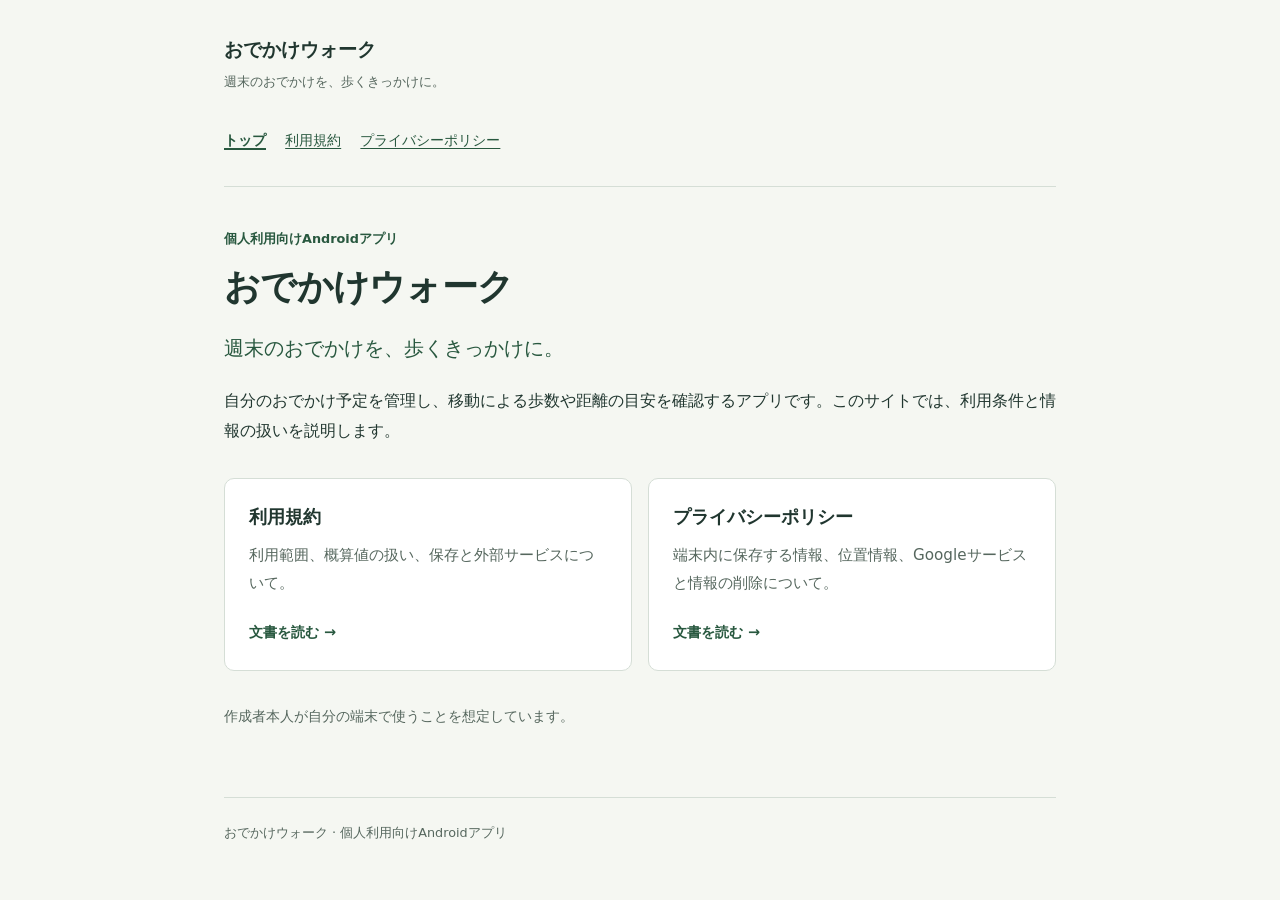
<file: index.html>
<!doctype html>
<html lang="ja">
<head>
  <meta charset="utf-8">
  <meta name="viewport" content="width=device-width, initial-scale=1">
  <meta name="description" content="個人利用向けAndroidアプリ、おでかけウォークの利用規約とプライバシーポリシー。">
  <title>公開文書 | おでかけウォーク</title>
  <link rel="stylesheet" href="style.css">
</head>
<body>
  <a class="skip-link" href="#main">本文へ移動</a>
  <header class="site-header">
    <a class="brand" href="index.html">おでかけウォーク<span>週末のおでかけを、歩くきっかけに。</span></a>
    <nav aria-label="文書メニュー"><a href="index.html" aria-current="page">トップ</a> <a href="terms.html">利用規約</a> <a href="privacy.html">プライバシーポリシー</a></nav>
  </header>
  <main id="main" tabindex="-1">
    <section class="intro">
      <p class="eyebrow">個人利用向けAndroidアプリ</p>
      <h1>おでかけウォーク</h1>
      <p class="lead">週末のおでかけを、歩くきっかけに。</p>
      <p>自分のおでかけ予定を管理し、移動による歩数や距離の目安を確認するアプリです。このサイトでは、利用条件と情報の扱いを説明します。</p>
    </section>
    <section class="document-links" aria-label="公開文書">
      <a class="document-card" href="terms.html"><h2>利用規約</h2><p>利用範囲、概算値の扱い、保存と外部サービスについて。</p><span>文書を読む →</span></a>
      <a class="document-card" href="privacy.html"><h2>プライバシーポリシー</h2><p>端末内に保存する情報、位置情報、Googleサービスと情報の削除について。</p><span>文書を読む →</span></a>
    </section>
    <p class="personal-note">作成者本人が自分の端末で使うことを想定しています。</p>
  </main>
  <footer class="site-footer"><p>おでかけウォーク · 個人利用向けAndroidアプリ</p></footer>
</body>
</html>
</file>
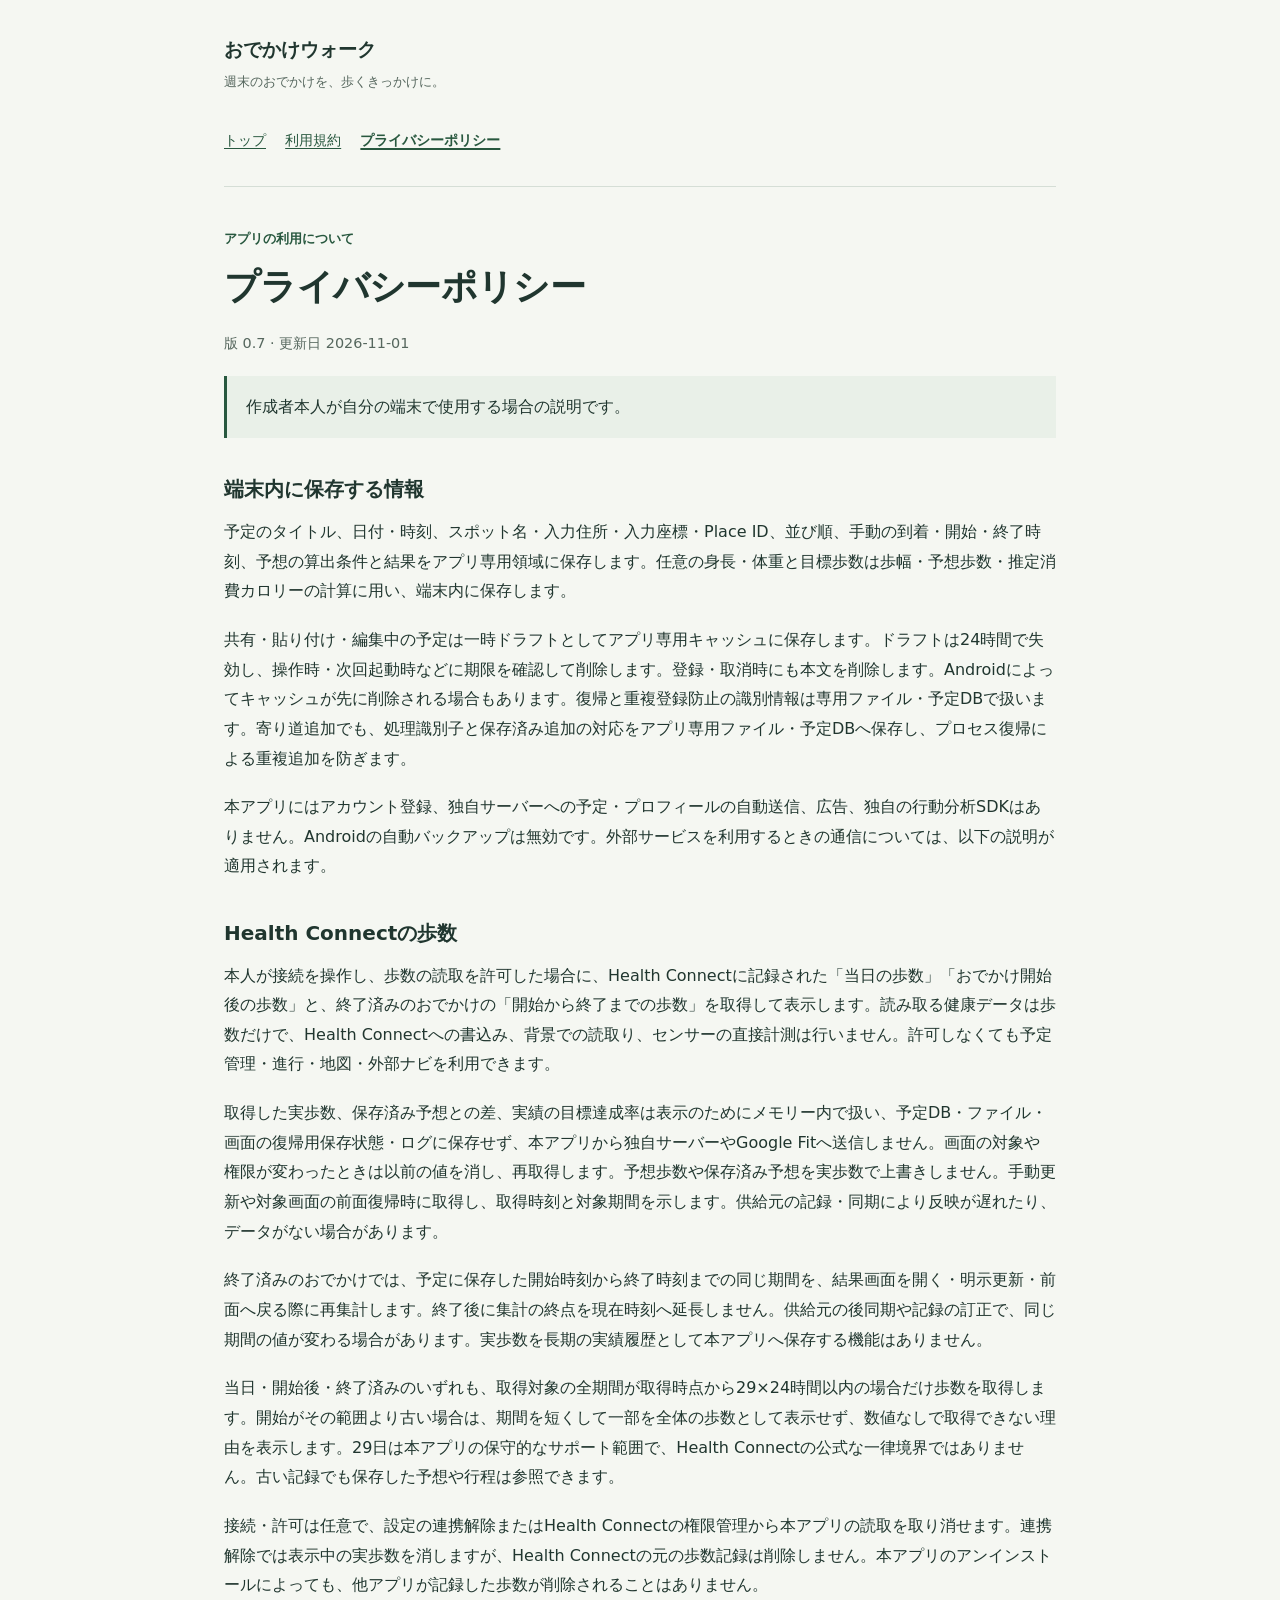
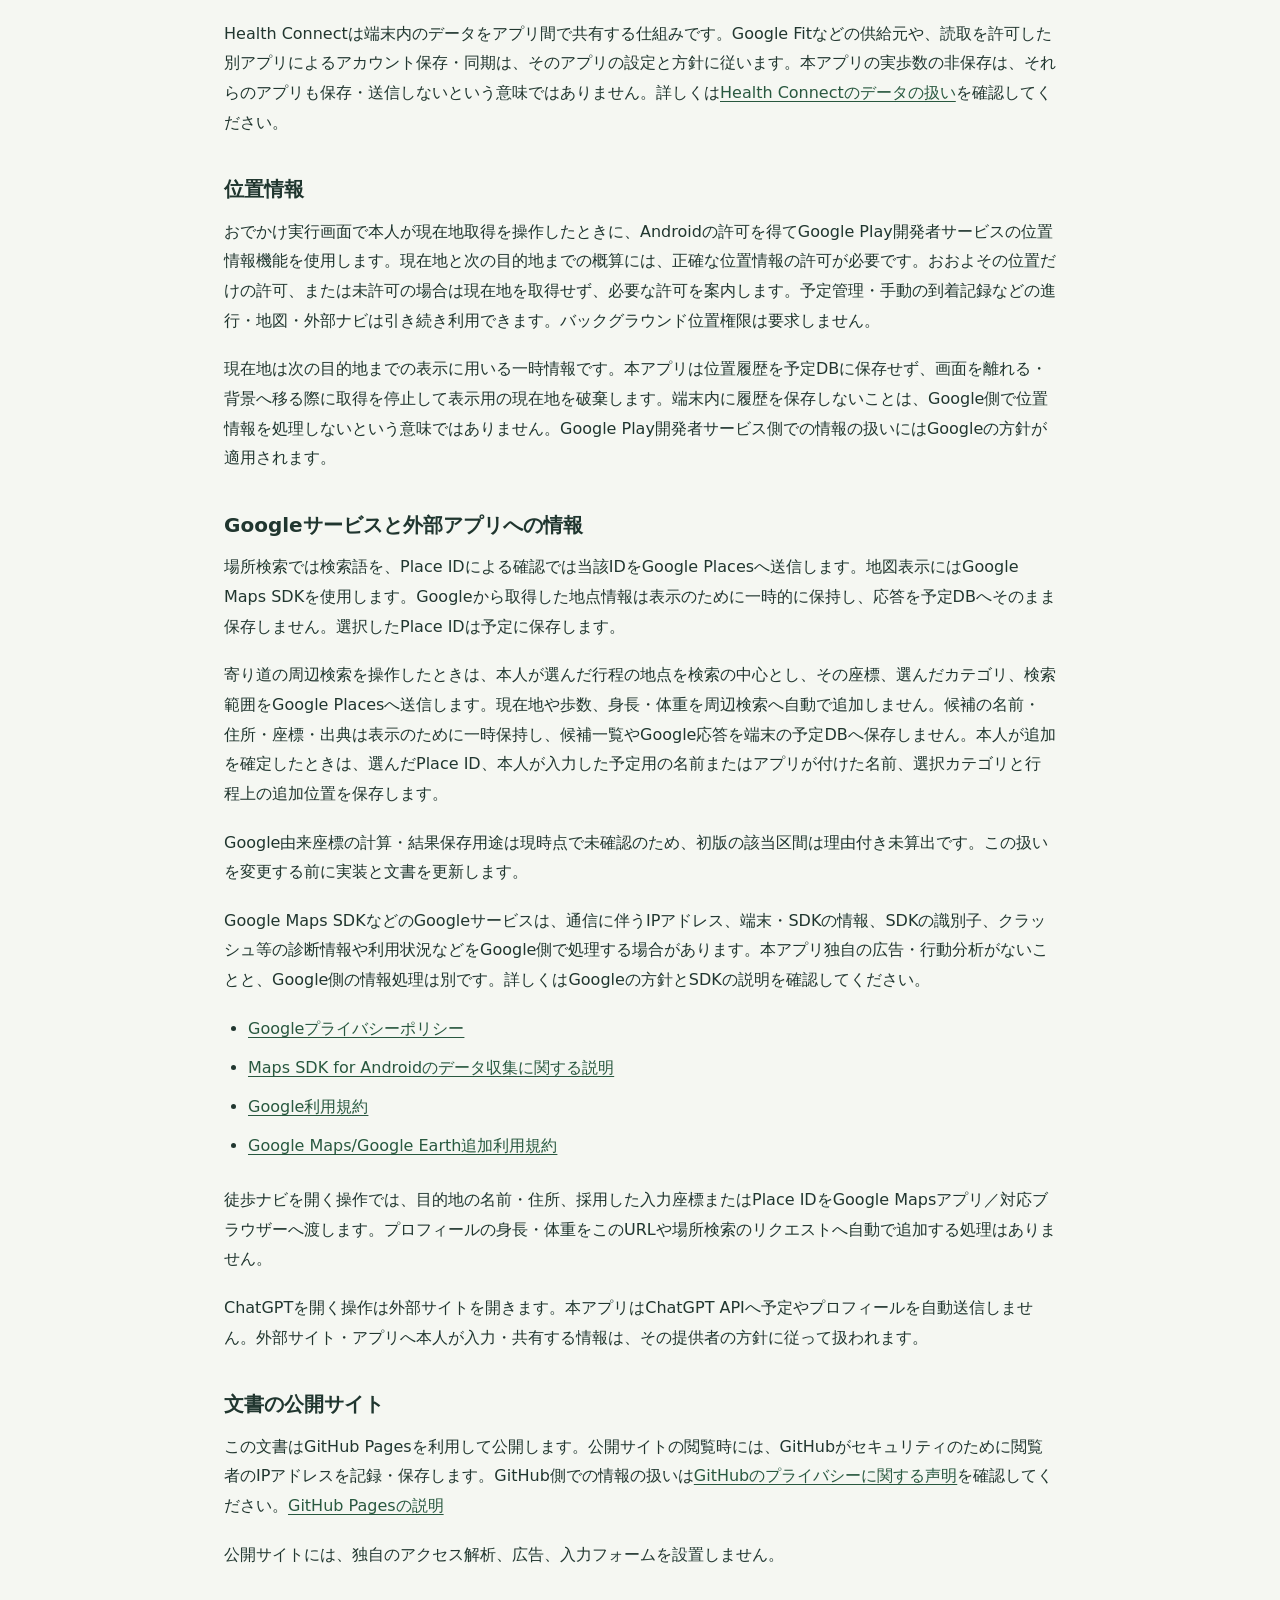
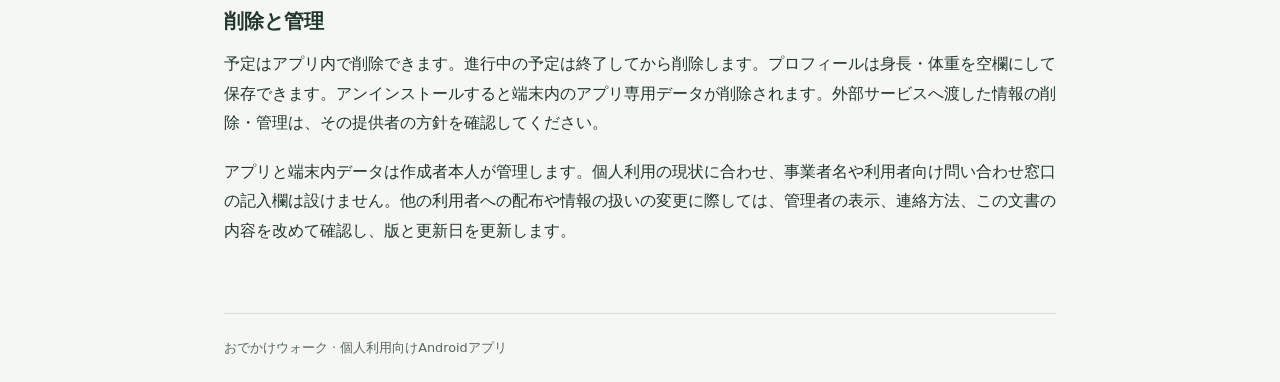
<file: privacy.html>
<!doctype html>
<html lang="ja">
<head>
  <meta charset="utf-8">
  <meta name="viewport" content="width=device-width, initial-scale=1">
  <meta name="description" content="おでかけウォークのプライバシーポリシー。本人の個人利用に関する説明。">
  <title>プライバシーポリシー | おでかけウォーク</title>
  <link rel="stylesheet" href="style.css">
</head>
<body>
  <a class="skip-link" href="#main">本文へ移動</a>
  <header class="site-header">
    <a class="brand" href="index.html">おでかけウォーク<span>週末のおでかけを、歩くきっかけに。</span></a>
    <nav aria-label="文書メニュー"><a href="index.html">トップ</a> <a href="terms.html">利用規約</a> <a href="privacy.html" aria-current="page">プライバシーポリシー</a></nav>
  </header>
  <main id="main" tabindex="-1">
    <article class="document">
      <p class="eyebrow">アプリの利用について</p>
      <h1>プライバシーポリシー</h1>
      <p class="document-meta">版 0.7 · 更新日 <time datetime="2026-11-01">2026-11-01</time></p>
      <p class="scope">作成者本人が自分の端末で使用する場合の説明です。</p>
<h2>端末内に保存する情報</h2>
<p>予定のタイトル、日付・時刻、スポット名・入力住所・入力座標・Place ID、並び順、手動の到着・開始・終了時刻、予想の算出条件と結果をアプリ専用領域に保存します。任意の身長・体重と目標歩数は歩幅・予想歩数・推定消費カロリーの計算に用い、端末内に保存します。</p>
<p>共有・貼り付け・編集中の予定は一時ドラフトとしてアプリ専用キャッシュに保存します。ドラフトは24時間で失効し、操作時・次回起動時などに期限を確認して削除します。登録・取消時にも本文を削除します。Androidによってキャッシュが先に削除される場合もあります。復帰と重複登録防止の識別情報は専用ファイル・予定DBで扱います。寄り道追加でも、処理識別子と保存済み追加の対応をアプリ専用ファイル・予定DBへ保存し、プロセス復帰による重複追加を防ぎます。</p>
<p>本アプリにはアカウント登録、独自サーバーへの予定・プロフィールの自動送信、広告、独自の行動分析SDKはありません。Androidの自動バックアップは無効です。外部サービスを利用するときの通信については、以下の説明が適用されます。</p>
<h2>Health Connectの歩数</h2>
<p>本人が接続を操作し、歩数の読取を許可した場合に、Health Connectに記録された「当日の歩数」「おでかけ開始後の歩数」と、終了済みのおでかけの「開始から終了までの歩数」を取得して表示します。読み取る健康データは歩数だけで、Health Connectへの書込み、背景での読取り、センサーの直接計測は行いません。許可しなくても予定管理・進行・地図・外部ナビを利用できます。</p>
<p>取得した実歩数、保存済み予想との差、実績の目標達成率は表示のためにメモリー内で扱い、予定DB・ファイル・画面の復帰用保存状態・ログに保存せず、本アプリから独自サーバーやGoogle Fitへ送信しません。画面の対象や権限が変わったときは以前の値を消し、再取得します。予想歩数や保存済み予想を実歩数で上書きしません。手動更新や対象画面の前面復帰時に取得し、取得時刻と対象期間を示します。供給元の記録・同期により反映が遅れたり、データがない場合があります。</p>
<p>終了済みのおでかけでは、予定に保存した開始時刻から終了時刻までの同じ期間を、結果画面を開く・明示更新・前面へ戻る際に再集計します。終了後に集計の終点を現在時刻へ延長しません。供給元の後同期や記録の訂正で、同じ期間の値が変わる場合があります。実歩数を長期の実績履歴として本アプリへ保存する機能はありません。</p>
<p>当日・開始後・終了済みのいずれも、取得対象の全期間が取得時点から29×24時間以内の場合だけ歩数を取得します。開始がその範囲より古い場合は、期間を短くして一部を全体の歩数として表示せず、数値なしで取得できない理由を表示します。29日は本アプリの保守的なサポート範囲で、Health Connectの公式な一律境界ではありません。古い記録でも保存した予想や行程は参照できます。</p>
<p>接続・許可は任意で、設定の連携解除またはHealth Connectの権限管理から本アプリの読取を取り消せます。連携解除では表示中の実歩数を消しますが、Health Connectの元の歩数記録は削除しません。本アプリのアンインストールによっても、他アプリが記録した歩数が削除されることはありません。</p>
<p>Health Connectは端末内のデータをアプリ間で共有する仕組みです。Google Fitなどの供給元や、読取を許可した別アプリによるアカウント保存・同期は、そのアプリの設定と方針に従います。本アプリの実歩数の非保存は、それらのアプリも保存・送信しないという意味ではありません。詳しくは<a href="https://support.google.com/android/answer/13770320?hl=ja">Health Connectのデータの扱い</a>を確認してください。</p>
<h2>位置情報</h2>
<p>おでかけ実行画面で本人が現在地取得を操作したときに、Androidの許可を得てGoogle Play開発者サービスの位置情報機能を使用します。現在地と次の目的地までの概算には、正確な位置情報の許可が必要です。おおよその位置だけの許可、または未許可の場合は現在地を取得せず、必要な許可を案内します。予定管理・手動の到着記録などの進行・地図・外部ナビは引き続き利用できます。バックグラウンド位置権限は要求しません。</p>
<p>現在地は次の目的地までの表示に用いる一時情報です。本アプリは位置履歴を予定DBに保存せず、画面を離れる・背景へ移る際に取得を停止して表示用の現在地を破棄します。端末内に履歴を保存しないことは、Google側で位置情報を処理しないという意味ではありません。Google Play開発者サービス側での情報の扱いにはGoogleの方針が適用されます。</p>
<h2>Googleサービスと外部アプリへの情報</h2>
<p>場所検索では検索語を、Place IDによる確認では当該IDをGoogle Placesへ送信します。地図表示にはGoogle Maps SDKを使用します。Googleから取得した地点情報は表示のために一時的に保持し、応答を予定DBへそのまま保存しません。選択したPlace IDは予定に保存します。</p>
<p>寄り道の周辺検索を操作したときは、本人が選んだ行程の地点を検索の中心とし、その座標、選んだカテゴリ、検索範囲をGoogle Placesへ送信します。現在地や歩数、身長・体重を周辺検索へ自動で追加しません。候補の名前・住所・座標・出典は表示のために一時保持し、候補一覧やGoogle応答を端末の予定DBへ保存しません。本人が追加を確定したときは、選んだPlace ID、本人が入力した予定用の名前またはアプリが付けた名前、選択カテゴリと行程上の追加位置を保存します。</p>
<p>Google由来座標の計算・結果保存用途は現時点で未確認のため、初版の該当区間は理由付き未算出です。この扱いを変更する前に実装と文書を更新します。</p>
<p>Google Maps SDKなどのGoogleサービスは、通信に伴うIPアドレス、端末・SDKの情報、SDKの識別子、クラッシュ等の診断情報や利用状況などをGoogle側で処理する場合があります。本アプリ独自の広告・行動分析がないことと、Google側の情報処理は別です。詳しくはGoogleの方針とSDKの説明を確認してください。</p>
<ul>
<li><a href="https://policies.google.com/privacy">Googleプライバシーポリシー</a></li>
<li><a href="https://developers.google.com/maps/documentation/android-sdk/play-data-disclosure">Maps SDK for Androidのデータ収集に関する説明</a></li>
<li><a href="https://policies.google.com/terms">Google利用規約</a></li>
<li><a href="https://www.google.com/help/terms_maps/">Google Maps/Google Earth追加利用規約</a></li>
</ul>
<p>徒歩ナビを開く操作では、目的地の名前・住所、採用した入力座標またはPlace IDをGoogle Mapsアプリ／対応ブラウザーへ渡します。プロフィールの身長・体重をこのURLや場所検索のリクエストへ自動で追加する処理はありません。</p>
<p>ChatGPTを開く操作は外部サイトを開きます。本アプリはChatGPT APIへ予定やプロフィールを自動送信しません。外部サイト・アプリへ本人が入力・共有する情報は、その提供者の方針に従って扱われます。</p>
<h2>文書の公開サイト</h2>
<p>この文書はGitHub Pagesを利用して公開します。公開サイトの閲覧時には、GitHubがセキュリティのために閲覧者のIPアドレスを記録・保存します。GitHub側での情報の扱いは<a href="https://docs.github.com/en/site-policy/privacy-policies/github-general-privacy-statement">GitHubのプライバシーに関する声明</a>を確認してください。<a href="https://docs.github.com/en/pages/getting-started-with-github-pages/what-is-github-pages">GitHub Pagesの説明</a></p>
<p>公開サイトには、独自のアクセス解析、広告、入力フォームを設置しません。</p>
<h2>削除と管理</h2>
<p>予定はアプリ内で削除できます。進行中の予定は終了してから削除します。プロフィールは身長・体重を空欄にして保存できます。アンインストールすると端末内のアプリ専用データが削除されます。外部サービスへ渡した情報の削除・管理は、その提供者の方針を確認してください。</p>
<p>アプリと端末内データは作成者本人が管理します。個人利用の現状に合わせ、事業者名や利用者向け問い合わせ窓口の記入欄は設けません。他の利用者への配布や情報の扱いの変更に際しては、管理者の表示、連絡方法、この文書の内容を改めて確認し、版と更新日を更新します。</p>
    </article>
  </main>
  <footer class="site-footer"><p>おでかけウォーク · 個人利用向けAndroidアプリ</p></footer>
</body>
</html>
</file>
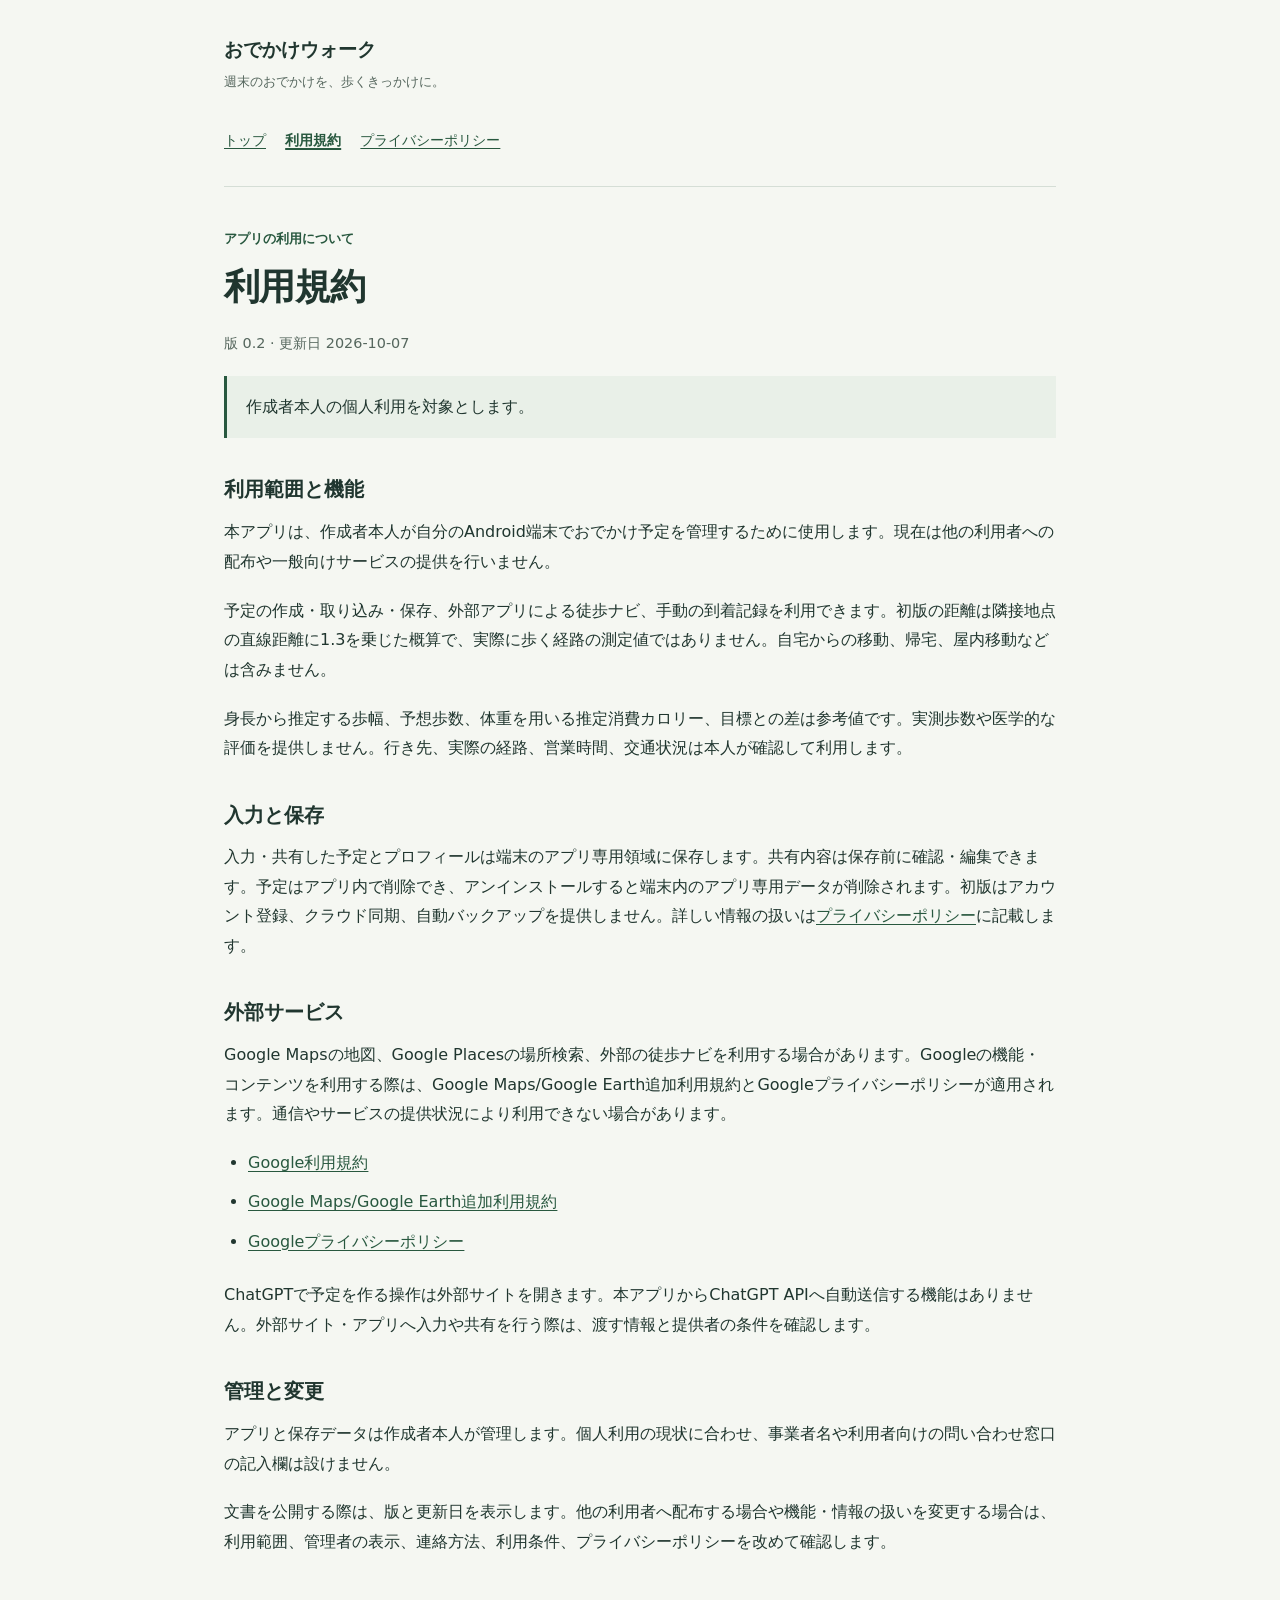
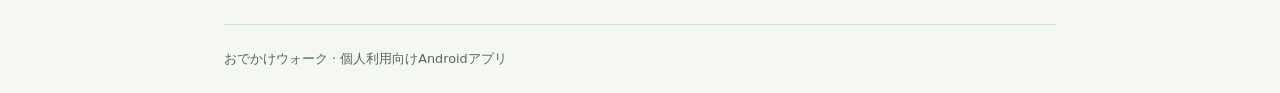
<file: terms.html>
<!doctype html>
<html lang="ja">
<head>
  <meta charset="utf-8">
  <meta name="viewport" content="width=device-width, initial-scale=1">
  <meta name="description" content="おでかけウォークの利用規約。本人の個人利用に関する説明。">
  <title>利用規約 | おでかけウォーク</title>
  <link rel="stylesheet" href="style.css">
</head>
<body>
  <a class="skip-link" href="#main">本文へ移動</a>
  <header class="site-header">
    <a class="brand" href="index.html">おでかけウォーク<span>週末のおでかけを、歩くきっかけに。</span></a>
    <nav aria-label="文書メニュー"><a href="index.html">トップ</a> <a href="terms.html" aria-current="page">利用規約</a> <a href="privacy.html">プライバシーポリシー</a></nav>
  </header>
  <main id="main" tabindex="-1">
    <article class="document">
      <p class="eyebrow">アプリの利用について</p>
      <h1>利用規約</h1>
      <p class="document-meta">版 0.2 · 更新日 <time datetime="2026-10-07">2026-10-07</time></p>
      <p class="scope">作成者本人の個人利用を対象とします。</p>
<h2>利用範囲と機能</h2>
<p>本アプリは、作成者本人が自分のAndroid端末でおでかけ予定を管理するために使用します。現在は他の利用者への配布や一般向けサービスの提供を行いません。</p>
<p>予定の作成・取り込み・保存、外部アプリによる徒歩ナビ、手動の到着記録を利用できます。初版の距離は隣接地点の直線距離に1.3を乗じた概算で、実際に歩く経路の測定値ではありません。自宅からの移動、帰宅、屋内移動などは含みません。</p>
<p>身長から推定する歩幅、予想歩数、体重を用いる推定消費カロリー、目標との差は参考値です。実測歩数や医学的な評価を提供しません。行き先、実際の経路、営業時間、交通状況は本人が確認して利用します。</p>
<h2>入力と保存</h2>
<p>入力・共有した予定とプロフィールは端末のアプリ専用領域に保存します。共有内容は保存前に確認・編集できます。予定はアプリ内で削除でき、アンインストールすると端末内のアプリ専用データが削除されます。初版はアカウント登録、クラウド同期、自動バックアップを提供しません。詳しい情報の扱いは<a href="privacy.html">プライバシーポリシー</a>に記載します。</p>
<h2>外部サービス</h2>
<p>Google Mapsの地図、Google Placesの場所検索、外部の徒歩ナビを利用する場合があります。Googleの機能・コンテンツを利用する際は、Google Maps/Google Earth追加利用規約とGoogleプライバシーポリシーが適用されます。通信やサービスの提供状況により利用できない場合があります。</p>
<ul>
<li><a href="https://policies.google.com/terms">Google利用規約</a></li>
<li><a href="https://www.google.com/help/terms_maps/">Google Maps/Google Earth追加利用規約</a></li>
<li><a href="https://policies.google.com/privacy">Googleプライバシーポリシー</a></li>
</ul>
<p>ChatGPTで予定を作る操作は外部サイトを開きます。本アプリからChatGPT APIへ自動送信する機能はありません。外部サイト・アプリへ入力や共有を行う際は、渡す情報と提供者の条件を確認します。</p>
<h2>管理と変更</h2>
<p>アプリと保存データは作成者本人が管理します。個人利用の現状に合わせ、事業者名や利用者向けの問い合わせ窓口の記入欄は設けません。</p>
<p>文書を公開する際は、版と更新日を表示します。他の利用者へ配布する場合や機能・情報の扱いを変更する場合は、利用範囲、管理者の表示、連絡方法、利用条件、プライバシーポリシーを改めて確認します。</p>
    </article>
  </main>
  <footer class="site-footer"><p>おでかけウォーク · 個人利用向けAndroidアプリ</p></footer>
</body>
</html>
</file>
<file: style.css>
:root {
  color-scheme: light;
  --ink: #20362f;
  --muted: #56675e;
  --green: #28583f;
  --border: #d5ded6;
  --paper: #ffffff;
  --background: #f5f7f2;
}

* { box-sizing: border-box; }
html { scroll-padding-top: 1rem; }
body {
  margin: 0;
  background: var(--background);
  color: var(--ink);
  font-family: system-ui, -apple-system, "Segoe UI", "Noto Sans JP", sans-serif;
  line-height: 1.85;
  font-size: 1rem;
  overflow-wrap: anywhere;
}
a { color: var(--green); text-underline-offset: 0.2em; }
a:hover { text-decoration-thickness: 2px; }
a:focus-visible { outline: 3px solid #a74b17; outline-offset: 5px; border-radius: 3px; }
.skip-link {
  position: absolute;
  top: -10rem;
  left: 1rem;
  padding: 0.6rem 1rem;
  background: var(--paper);
  z-index: 1;
}
.skip-link:focus { top: 1rem; }
.site-header, main, .site-footer {
  width: min(100% - 3rem, 52rem);
  margin-inline: auto;
}
.site-header { padding-block: 2rem 1.5rem; border-bottom: 1px solid var(--border); }
.brand { display: inline-block; color: var(--ink); font-size: 1.2rem; font-weight: 700; text-decoration: none; }
.brand span { display: block; margin-top: 0.15rem; color: var(--muted); font-size: 0.8rem; font-weight: 400; }
nav { display: flex; flex-wrap: wrap; gap: 0.4rem 1.2rem; margin-top: 1.4rem; }
nav a { display: inline-flex; align-items: center; min-height: 44px; font-size: 0.9rem; }
nav a[aria-current="page"] { font-weight: 700; text-decoration-thickness: 2px; }
main { padding-block: 2.5rem 3rem; }
h1, h2 { line-height: 1.5; }
h1 { font-size: clamp(1.65rem, 4vw, 2.25rem); letter-spacing: -0.02em; margin: 0 0 1rem; }
h2 { font-size: 1.25rem; margin: 2.3rem 0 0.8rem; }
p { margin: 0 0 1.2rem; }
ul { padding-left: 1.5rem; margin-block: 1rem 1.5rem; }
li { margin-block: 0.6rem; }
.eyebrow { margin-bottom: 0.6rem; color: var(--green); font-size: 0.8rem; font-weight: 650; }
.lead { color: var(--green); font-size: 1.25rem; }
.document-meta { color: var(--muted); font-size: 0.9rem; }
.scope { padding: 1rem 1.2rem; background: #e9f0e8; border-left: 3px solid var(--green); }
.document-links { display: grid; grid-template-columns: repeat(2, minmax(0, 1fr)); gap: 1rem; margin-block: 2rem; }
.document-card { display: block; padding: 1.5rem; border: 1px solid var(--border); border-radius: 10px; background: var(--paper); color: var(--ink); text-decoration: none; }
.document-card:hover { border-color: var(--green); }
.document-card h2 { margin: 0 0 0.7rem; font-size: 1.15rem; }
.document-card p { color: var(--muted); font-size: 0.95rem; }
.document-card span { color: var(--green); font-size: 0.9rem; font-weight: 650; }
.personal-note { color: var(--muted); font-size: 0.9rem; }
.site-footer { border-top: 1px solid var(--border); padding-block: 1.4rem; color: var(--muted); font-size: 0.8rem; }
.site-footer p { margin: 0; }

@media (max-width: 40rem) {
  .site-header, main, .site-footer { width: calc(100% - 2rem); }
  .site-header { padding-top: 1.5rem; }
  main { padding-top: 2rem; }
  .document-links { grid-template-columns: 1fr; }
  .document-card { padding: 1.25rem; }
}

@media print {
  body { background: white; color: black; }
  .site-header nav, .skip-link, .site-footer { display: none; }
  .site-header, main { width: 100%; }
  main { padding-top: 1rem; }
  a { color: black; }
  h2 { break-after: avoid; }
  .scope { background: none; }
}
</file>
